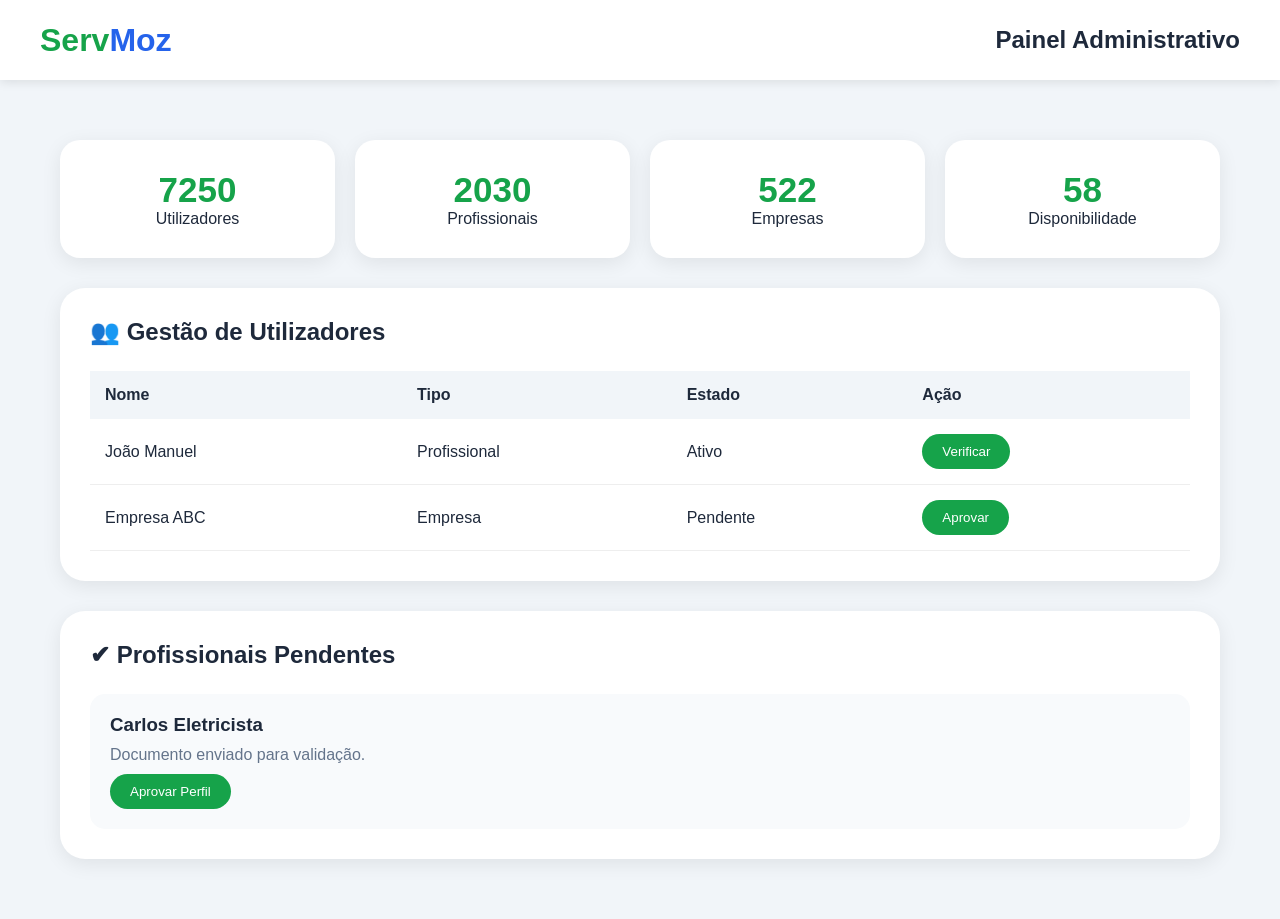
<file: admin.html>
<!DOCTYPE html>
<html lang="pt-MZ">

<head>

<meta charset="UTF-8">

<meta name="viewport" content="width=device-width, initial-scale=1.0">

<title>Administração - ServMoz</title>

<link rel="stylesheet" href="css/admin.css">

</head>


<body>


<header>

<div class="logo">
Serv<span>Moz</span>
</div>


<h2>
Painel Administrativo
</h2>


</header>




<div class="admin-container">



<!-- ESTATÍSTICAS -->


<div class="stats">


<div class="box">

<h1>
12500
</h1>

<p>
Utilizadores
</p>

</div>



<div class="box">

<h1>
3500
</h1>

<p>
Profissionais
</p>

</div>



<div class="box">

<h1>
850
</h1>

<p>
Empresas
</p>

</div>



<div class="box">

<h1>
98%
</h1>

<p>
Disponibilidade
</p>

</div>



</div>





<!-- UTILIZADORES -->


<section>


<h2>
👥 Gestão de Utilizadores
</h2>



<table>


<tr>

<th>
Nome
</th>


<th>
Tipo
</th>


<th>
Estado
</th>


<th>
Ação
</th>


</tr>




<tr>

<td>
João Manuel
</td>


<td>
Profissional
</td>


<td>
Ativo
</td>


<td>

<button>
Verificar
</button>

</td>


</tr>





<tr>

<td>
Empresa ABC
</td>


<td>
Empresa
</td>


<td>
Pendente
</td>


<td>

<button>
Aprovar
</button>

</td>


</tr>



</table>



</section>







<!-- VERIFICAÇÕES -->


<section>


<h2>
✔ Profissionais Pendentes
</h2>



<div class="verify">


<h3>
Carlos Eletricista
</h3>


<p>
Documento enviado para validação.
</p>


<button>
Aprovar Perfil
</button>



</div>



</section>






</div>





<script src="js/admin.js"></script>


</body>

</html>
</file>
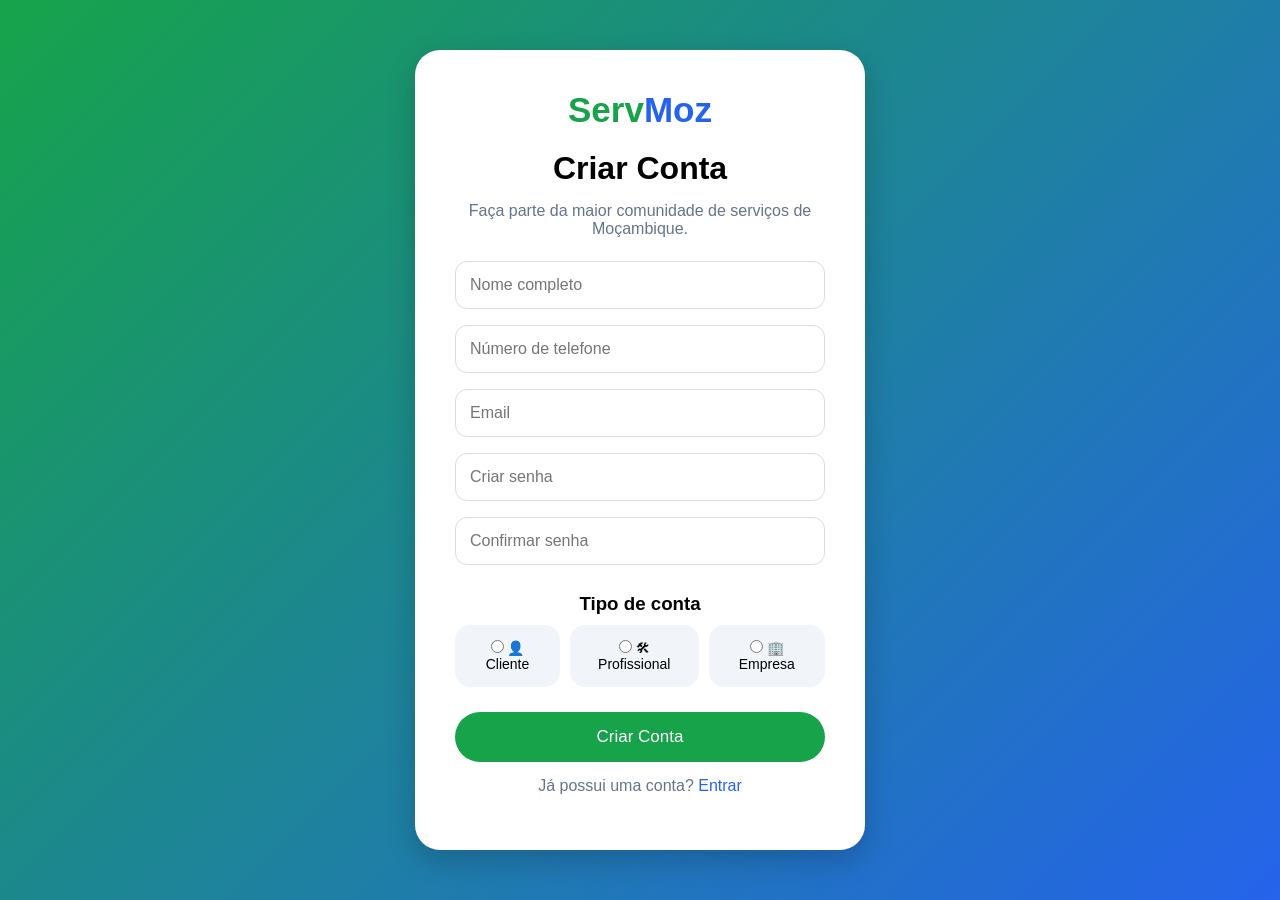
<file: cadastro.html>
<!DOCTYPE html>
<html lang="pt-MZ">

<head>

<meta charset="UTF-8">
<meta name="viewport" content="width=device-width, initial-scale=1.0">

<title>Criar Conta - ServMoz</title>

<link rel="stylesheet" href="css/cadastro.css">

</head>


<body>


<div class="cadastro-container">


<div class="logo">

Serv<span>Moz</span>

</div>


<h1>
Criar Conta
</h1>


<p>
Faça parte da maior comunidade de serviços de Moçambique.
</p>



<form>


<input 
type="text"
placeholder="Nome completo"
>



<input 
type="tel"
placeholder="Número de telefone"
>



<input 
type="email"
placeholder="Email"
>



<input 
type="password"
placeholder="Criar senha"
>



<input 
type="password"
placeholder="Confirmar senha"
>



<h3>
Tipo de conta
</h3>



<div class="account-types">


<label>

<input type="radio" name="tipo">

👤 Cliente

</label>



<label>

<input type="radio" name="tipo">

🛠 Profissional

</label>



<label>

<input type="radio" name="tipo">

🏢 Empresa

</label>



</div>




<button>

Criar Conta

</button>



<p class="login-link">

Já possui uma conta?

<a href="login.html">
Entrar
</a>


</p>



</form>


</div>


</body>

</html>
</file>
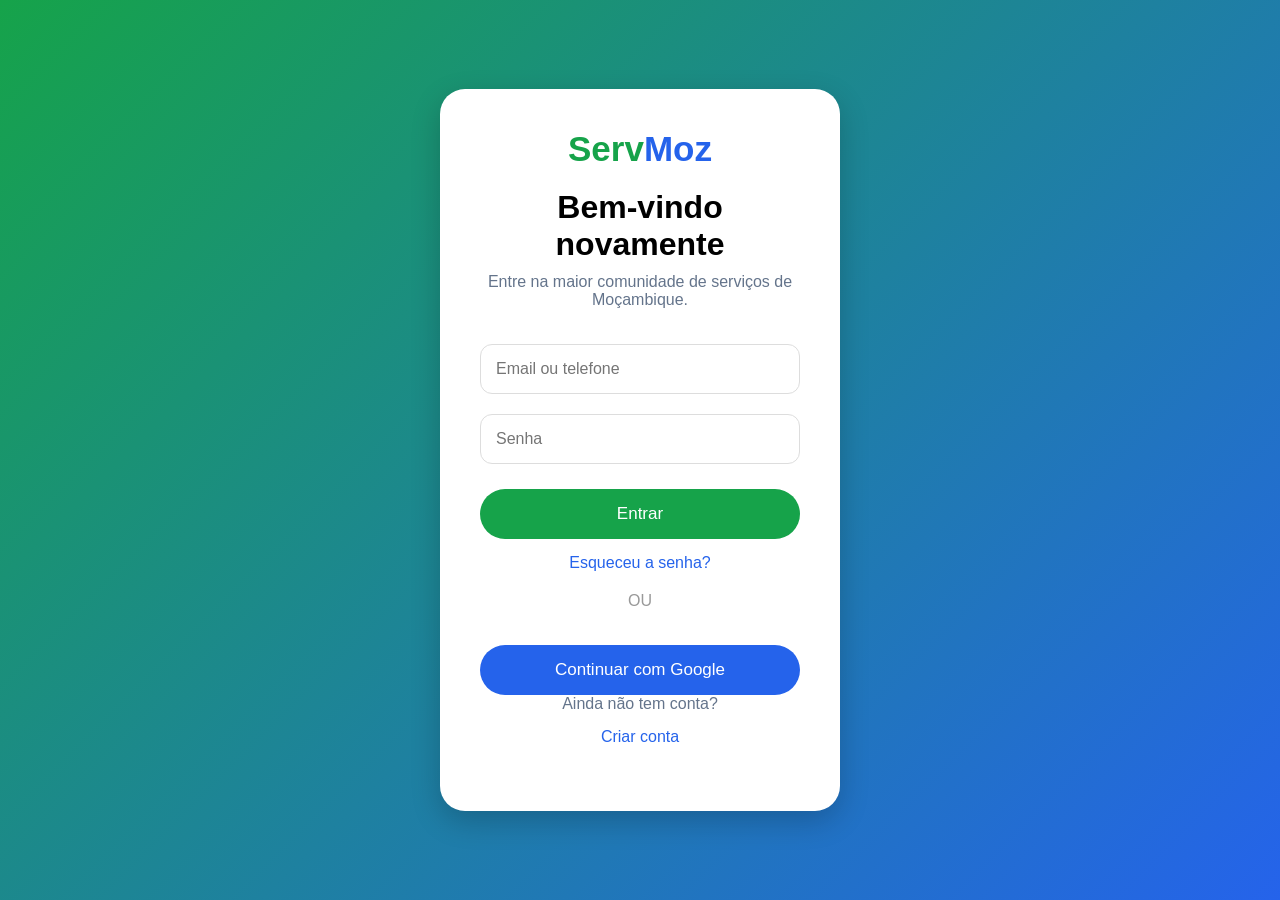
<file: login.html>
<!DOCTYPE html>
<html lang="pt-MZ">

<head>

<meta charset="UTF-8">
<meta name="viewport" content="width=device-width, initial-scale=1.0">

<title>Login - ServMoz</title>

<link rel="stylesheet" href="css/login.css">

</head>


<body>


<div class="login-container">


<div class="logo">

Serv<span>Moz</span>

</div>


<h1>
Bem-vindo novamente
</h1>


<p>
Entre na maior comunidade de serviços de Moçambique.
</p>



<form>


<input 
type="text"
placeholder="Email ou telefone"
>



<input 
type="password"
placeholder="Senha"
>


<button>
Entrar
</button>


<a href="#">
Esqueceu a senha?
</a>


<div class="divider">
OU
</div>



<button class="google">

Continuar com Google

</button>


<p>

Ainda não tem conta?

<a href="cadastro.html">
Criar conta
</a>


</p>


</form>


</div>



</body>

</html>
</file>
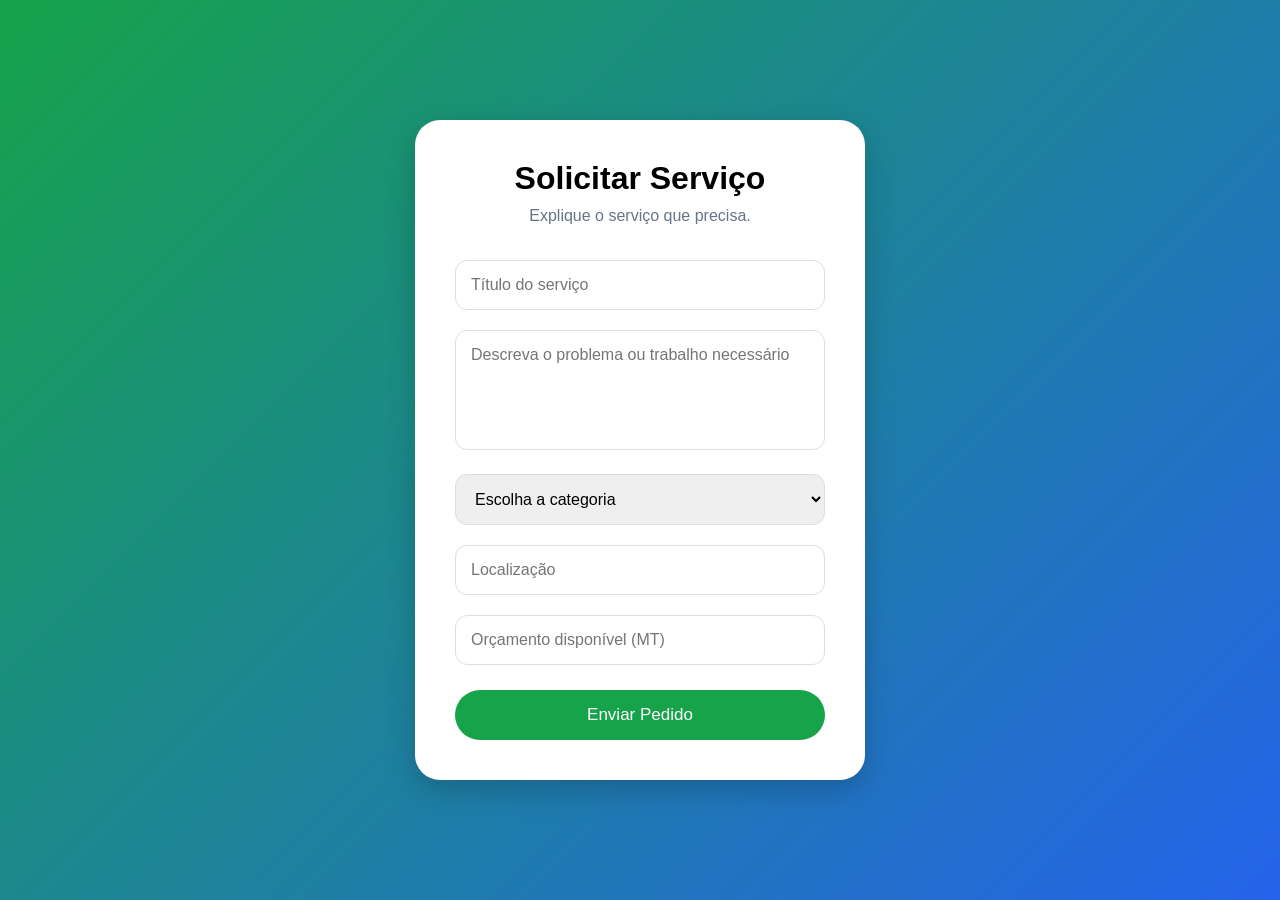
<file: pedido.html>
<!DOCTYPE html>
<html lang="pt-MZ">

<head>

<meta charset="UTF-8">

<meta name="viewport" content="width=device-width, initial-scale=1.0">

<title>Pedir Serviço - ServMoz</title>


<link rel="stylesheet" href="css/pedido.css">


</head>


<body>



<div class="pedido-container">


<h1>
Solicitar Serviço
</h1>


<p>
Explique o serviço que precisa.
</p>



<input 
placeholder="Título do serviço"
>



<textarea 
placeholder="Descreva o problema ou trabalho necessário">
</textarea>




<select>

<option>
Escolha a categoria
</option>


<option>
Canalização
</option>


<option>
Eletricidade
</option>


<option>
Construção
</option>


<option>
Contabilidade
</option>


<option>
Informática
</option>


</select>




<input 
placeholder="Localização"
>



<input 
placeholder="Orçamento disponível (MT)"
>




<button>
Enviar Pedido
</button>



</div>



<script src="js/pedido.js"></script>


</body>

</html>
</file>
<file: css/admin.css>
*{

margin:0;
padding:0;
box-sizing:border-box;
font-family:Arial, sans-serif;

}


body{

background:#f1f5f9;

color:#1e293b;

}



/* CABEÇALHO */


header{

height:80px;

background:white;

display:flex;

align-items:center;

justify-content:space-between;

padding:0 40px;

box-shadow:
0 2px 10px rgba(0,0,0,.1);

}



.logo{

font-size:32px;

font-weight:bold;

color:#16a34a;

}


.logo span{

color:#2563eb;

}





/* CONTAINER */


.admin-container{

max-width:1200px;

margin:40px auto;

padding:20px;

}





/* ESTATÍSTICAS */


.stats{

display:grid;

grid-template-columns:
repeat(4,1fr);

gap:20px;

}



.box{

background:white;

padding:30px;

border-radius:20px;

text-align:center;

box-shadow:
0 5px 20px rgba(0,0,0,.08);

}



.box h1{

color:#16a34a;

font-size:35px;

}






/* SEÇÕES */


section{

background:white;

padding:30px;

margin-top:30px;

border-radius:25px;

box-shadow:
0 5px 20px rgba(0,0,0,.08);

}



section h2{

margin-bottom:25px;

}






/* TABELA */


table{

width:100%;

border-collapse:collapse;

}



th{

background:#f1f5f9;

padding:15px;

text-align:left;

}



td{

padding:15px;

border-bottom:1px solid #eee;

}





button{

background:#16a34a;

color:white;

border:none;

padding:10px 20px;

border-radius:20px;

cursor:pointer;

}



button:hover{

background:#15803d;

}






/* VERIFICAÇÃO */


.verify{

background:#f8fafc;

padding:20px;

border-radius:15px;

}



.verify p{

margin:10px 0;

color:#64748b;

}





/* MOBILE */


@media(max-width:800px){


.stats{

grid-template-columns:
repeat(2,1fr);

}



header{

padding:15px;

}


}



@media(max-width:500px){


.stats{

grid-template-columns:1fr;

}



.admin-container{

padding:10px;

}



table{

font-size:13px;

}


}
</file>
<file: css/cadastro.css>
*{

margin:0;
padding:0;
box-sizing:border-box;
font-family:Arial, sans-serif;

}


body{

min-height:100vh;

display:flex;

justify-content:center;

align-items:center;

background:

linear-gradient(
135deg,
#16a34a,
#2563eb
);

}



.cadastro-container{


background:white;

width:450px;

padding:40px;

border-radius:25px;

box-shadow:

0 10px 30px rgba(0,0,0,.2);

text-align:center;


}



.logo{

font-size:35px;

font-weight:bold;

color:#16a34a;

}



.logo span{

color:#2563eb;

}



h1{

margin-top:20px;

}



p{

color:#64748b;

margin:15px 0;

}



input[type="text"],
input[type="email"],
input[type="tel"],
input[type="password"]{


width:100%;

padding:14px;

margin:8px 0;

border-radius:12px;

border:1px solid #ddd;

font-size:16px;


}



h3{

margin:20px 0 10px;

}



.account-types{


display:flex;

justify-content:space-between;

gap:10px;


}



.account-types label{


background:#f1f5f9;

padding:15px;

border-radius:15px;

cursor:pointer;

font-size:14px;


}



.account-types input{

width:auto;

}



button{


width:100%;

padding:15px;

margin-top:25px;

border:none;

border-radius:25px;

background:#16a34a;

color:white;

font-size:17px;

cursor:pointer;


}



button:hover{

background:#15803d;

}



a{

color:#2563eb;

text-decoration:none;

}



@media(max-width:500px){

.cadastro-container{

width:90%;

padding:25px;

}


.account-types{

flex-direction:column;

}


}
</file>
<file: css/login.css>
*{

margin:0;
padding:0;
box-sizing:border-box;
font-family:Arial;

}


body{

height:100vh;

display:flex;

justify-content:center;

align-items:center;

background:
linear-gradient(
135deg,
#16a34a,
#2563eb
);

}



.login-container{

background:white;

width:400px;

padding:40px;

border-radius:25px;

text-align:center;

box-shadow:
0 10px 30px rgba(0,0,0,.2);

}



.logo{

font-size:35px;

font-weight:bold;

color:#16a34a;

}



.logo span{

color:#2563eb;

}



h1{

margin:20px 0 10px;

}



p{

color:#64748b;

margin-bottom:25px;

}



input{

width:100%;

padding:15px;

margin:10px 0;

border-radius:12px;

border:1px solid #ddd;

font-size:16px;

}



button{

width:100%;

padding:15px;

border:none;

border-radius:25px;

background:#16a34a;

color:white;

font-size:17px;

cursor:pointer;

margin-top:15px;

}



.google{

background:#2563eb;

}



a{

display:block;

margin-top:15px;

color:#2563eb;

text-decoration:none;

}



.divider{

margin:20px;

color:#999;

}


@media(max-width:500px){

.login-container{

width:90%;

}

}
</file>
<file: css/pedido.css>
*{

margin:0;
padding:0;
box-sizing:border-box;
font-family:Arial,sans-serif;

}



body{

min-height:100vh;

display:flex;

justify-content:center;

align-items:center;

background:

linear-gradient(
135deg,
#16a34a,
#2563eb
);

}




.pedido-container{


background:white;

width:450px;

padding:40px;

border-radius:25px;

box-shadow:

0 10px 30px rgba(0,0,0,.2);

}



h1{

text-align:center;

margin-bottom:10px;

}



p{

text-align:center;

color:#64748b;

margin-bottom:25px;

}



input,
textarea,
select{


width:100%;

padding:15px;

margin:10px 0;

border-radius:12px;

border:1px solid #ddd;

font-size:16px;

}



textarea{

height:120px;

resize:none;

}



button{


width:100%;

padding:15px;

border:none;

border-radius:25px;

background:#16a34a;

color:white;

font-size:17px;

cursor:pointer;

margin-top:15px;

}



button:hover{

background:#15803d;

}



@media(max-width:500px){

.pedido-container{

width:90%;

}

}
</file>
